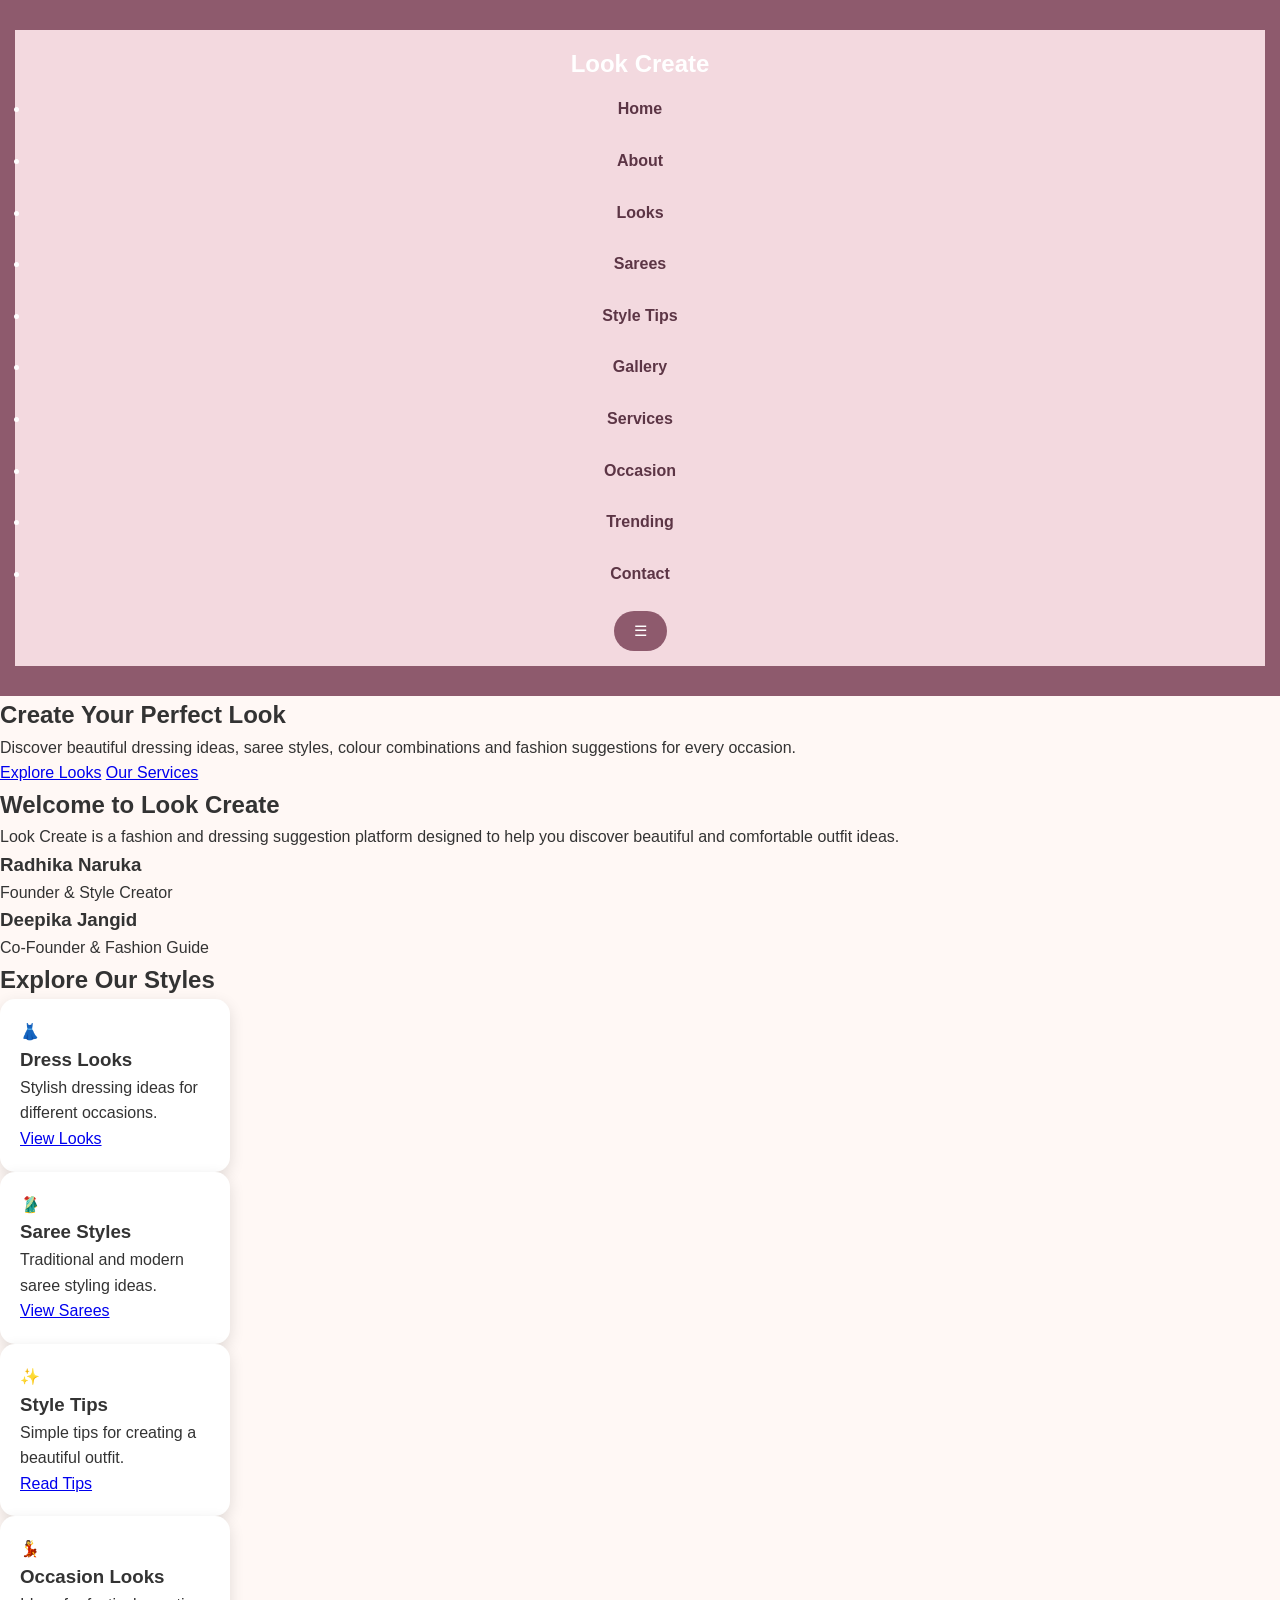
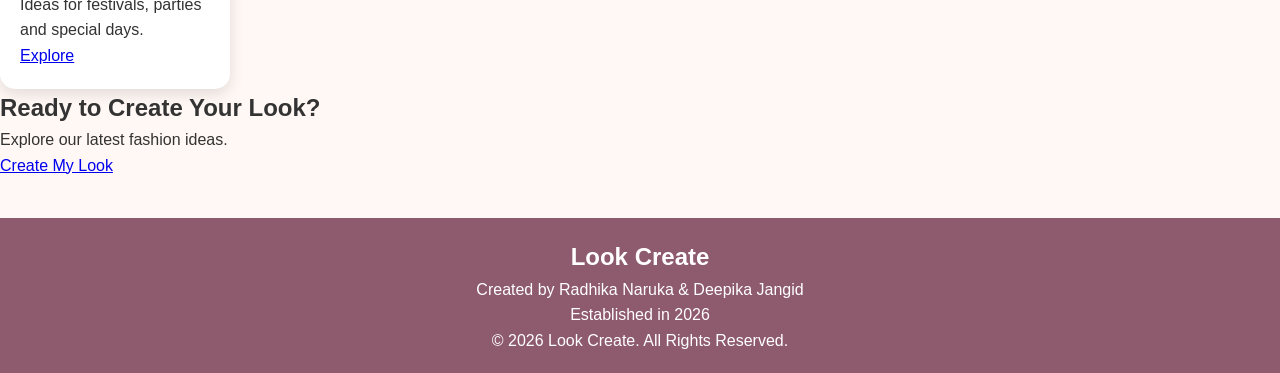
<file: index.html>
<!DOCTYPE html>
<html lang="en">
<head>
<meta charset="UTF-8">
<meta name="viewport" content="width=device-width, initial-scale=1.0">
<title>Look Create - Home</title>
<link rel="stylesheet" href="style.css">
</head>
<body>

<header>
<nav class="navbar">
<h2 class="logo">Look Create</h2>
<ul class="nav-links">
<li><a href="index.html">Home</a></li>
<li><a href="about.html">About</a></li>
<li><a href="looks.html">Looks</a></li>
<li><a href="sarees.html">Sarees</a></li>
<li><a href="styletips.html">Style Tips</a></li>
<li><a href="gallery.html">Gallery</a></li>
<li><a href="services.html">Services</a></li>
<li><a href="occasion.html">Occasion</a></li>
<li><a href="trending.html">Trending</a></li>
<li><a href="contact.html">Contact</a></li>
</ul>
<button class="menu-btn" onclick="toggleMenu()">☰</button>
</nav>
</header>

<section class="hero">
<div class="hero-content">
<h1>Create Your Perfect Look</h1>
<p>Discover beautiful dressing ideas, saree styles, colour combinations and fashion suggestions for every occasion.</p>
<a href="looks.html" class="btn">Explore Looks</a>
<a href="services.html" class="btn secondary-btn">Our Services</a>
</div>
</section>

<section class="welcome">
<h2>Welcome to Look Create</h2>
<p>Look Create is a fashion and dressing suggestion platform designed to help you discover beautiful and comfortable outfit ideas.</p>

<div class="owners">
<div class="owner-card">
<h3>Radhika Naruka</h3>
<p>Founder & Style Creator</p>
</div>
<div class="owner-card">
<h3>Deepika Jangid</h3>
<p>Co-Founder & Fashion Guide</p>
</div>
</div>
</section>

<section class="categories">
<h2>Explore Our Styles</h2>
<div class="card-container">

<div class="card">
<span>👗</span>
<h3>Dress Looks</h3>
<p>Stylish dressing ideas for different occasions.</p>
<a href="looks.html">View Looks</a>
</div>

<div class="card">
<span>🥻</span>
<h3>Saree Styles</h3>
<p>Traditional and modern saree styling ideas.</p>
<a href="sarees.html">View Sarees</a>
</div>

<div class="card">
<span>✨</span>
<h3>Style Tips</h3>
<p>Simple tips for creating a beautiful outfit.</p>
<a href="styletips.html">Read Tips</a>
</div>

<div class="card">
<span>💃</span>
<h3>Occasion Looks</h3>
<p>Ideas for festivals, parties and special days.</p>
<a href="occasion.html">Explore</a>
</div>

</div>
</section>

<section class="cta">
<h2>Ready to Create Your Look?</h2>
<p>Explore our latest fashion ideas.</p>
<a href="looks.html" class="btn">Create My Look</a>
</section>

<footer>
<h2>Look Create</h2>
<p>Created by Radhika Naruka & Deepika Jangid</p>
<p>Established in 2026</p>
<p>© 2026 Look Create. All Rights Reserved.</p>
</footer>

<script src="script.js"></script>
</body>
</html>
</file>
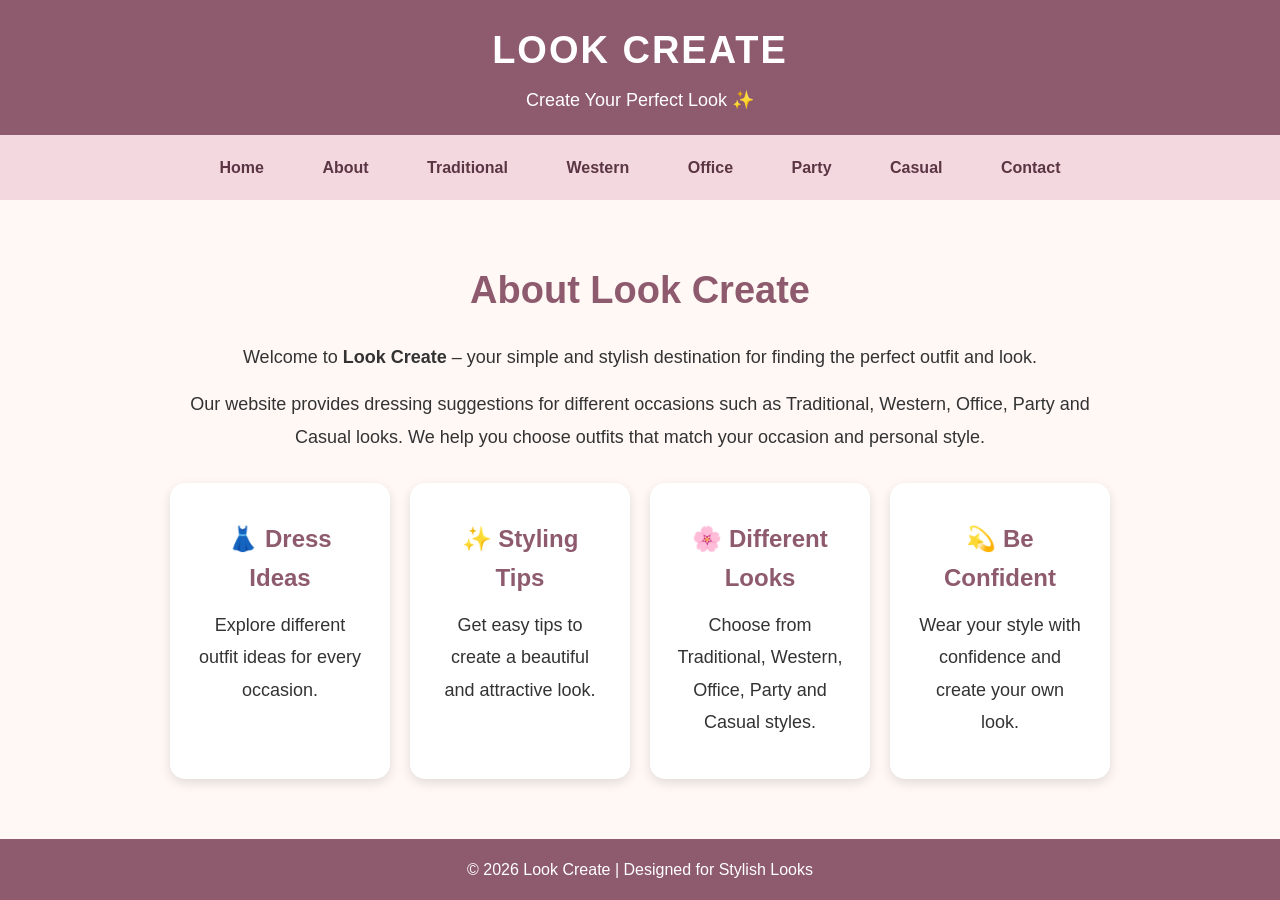
<file: about.html>
<!DOCTYPE html>
<html lang="en">
<head>
    <meta charset="UTF-8">
    <meta name="viewport" content="width=device-width, initial-scale=1.0">
    <title>About Us - Look Create</title>

    <link rel="stylesheet" href="style.css">

    <style>
        body {
            margin: 0;
            font-family: Arial, sans-serif;
            background: #fff8f5;
            color: #333;
        }

        header {
            background: #8e5a6d;
            color: white;
            padding: 20px;
            text-align: center;
        }

        nav {
            background: #f3d9df;
            padding: 12px;
            text-align: center;
        }

        nav a {
            text-decoration: none;
            color: #5c3545;
            margin: 0 15px;
            font-weight: bold;
        }

        .about {
            max-width: 1000px;
            margin: 40px auto;
            padding: 20px;
            text-align: center;
        }

        .about h1 {
            color: #8e5a6d;
            font-size: 38px;
        }

        .about p {
            font-size: 18px;
            line-height: 1.8;
        }

        .cards {
            display: flex;
            flex-wrap: wrap;
            justify-content: center;
            gap: 20px;
            margin-top: 30px;
        }

        .card {
            width: 220px;
            padding: 25px;
            background: white;
            border-radius: 15px;
            box-shadow: 0 4px 12px rgba(0,0,0,0.12);
        }

        .card h2 {
            color: #8e5a6d;
        }

        footer {
            margin-top: 40px;
            background: #8e5a6d;
            color: white;
            text-align: center;
            padding: 18px;
        }

        @media(max-width: 600px) {
            nav a {
                display: block;
                margin: 10px;
            }

            .about h1 {
                font-size: 30px;
            }

            .about p {
                font-size: 16px;
            }
        }
    </style>
</head>

<body>

    <header>
        <h1>LOOK CREATE</h1>
        <p>Create Your Perfect Look ✨</p>
    </header>

    <nav>
        <a href="index.html">Home</a>
        <a href="about.html">About</a>
        <a href="traditional.html">Traditional</a>
        <a href="western.html">Western</a>
        <a href="office.html">Office</a>
        <a href="party.html">Party</a>
        <a href="casual.html">Casual</a>
        <a href="contact.html">Contact</a>
    </nav>

    <section class="about">

        <h1>About Look Create</h1>

        <p>
            Welcome to <b>Look Create</b> – your simple and stylish
            destination for finding the perfect outfit and look.
        </p>

        <p>
            Our website provides dressing suggestions for different
            occasions such as Traditional, Western, Office, Party and
            Casual looks. We help you choose outfits that match your
            occasion and personal style.
        </p>

        <div class="cards">

            <div class="card">
                <h2>👗 Dress Ideas</h2>
                <p>
                    Explore different outfit ideas for every occasion.
                </p>
            </div>

            <div class="card">
                <h2>✨ Styling Tips</h2>
                <p>
                    Get easy tips to create a beautiful and attractive look.
                </p>
            </div>

            <div class="card">
                <h2>🌸 Different Looks</h2>
                <p>
                    Choose from Traditional, Western, Office, Party and Casual styles.
                </p>
            </div>

            <div class="card">
                <h2>💫 Be Confident</h2>
                <p>
                    Wear your style with confidence and create your own look.
                </p>
            </div>

        </div>

    </section>

    <footer>
        <p>© 2026 Look Create | Designed for Stylish Looks</p>
    </footer>

</body>
</html>
</file>
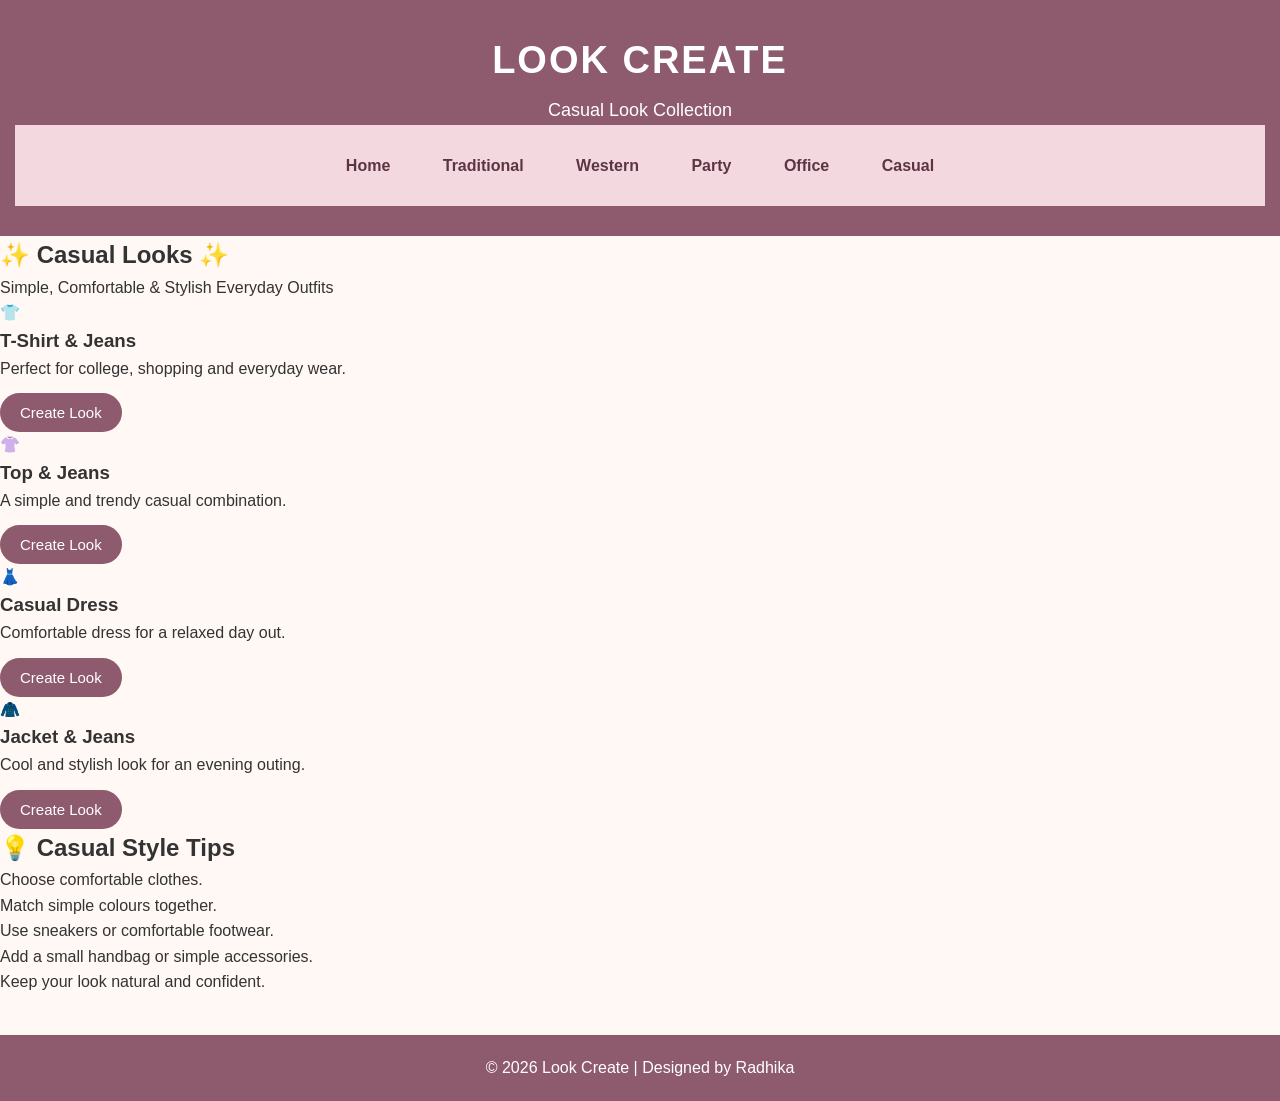
<file: casual.html>
<!DOCTYPE html>
<html lang="en">
<head>
    <meta charset="UTF-8">
    <meta name="viewport" content="width=device-width, initial-scale=1.0">
    <title>Casual Looks | Look Create</title>
    <link rel="stylesheet" href="style.css">
</head>

<body>

<header>
    <h1>LOOK CREATE</h1>
    <p>Casual Look Collection</p>

    <nav>
        <a href="index.html">Home</a>
        <a href="traditional.html">Traditional</a>
        <a href="western.html">Western</a>
        <a href="party.html">Party</a>
        <a href="office.html">Office</a>
        <a href="casual.html">Casual</a>
    </nav>
</header>

<section class="hero">
    <h2>✨ Casual Looks ✨</h2>
    <p>Simple, Comfortable & Stylish Everyday Outfits</p>
</section>

<section class="looks">

    <div class="look-card">
        <div class="look-img">👕</div>
        <h3>T-Shirt & Jeans</h3>
        <p>Perfect for college, shopping and everyday wear.</p>
        <button onclick="showLook('T-Shirt & Jeans')">
            Create Look
        </button>
    </div>

    <div class="look-card">
        <div class="look-img">👚</div>
        <h3>Top & Jeans</h3>
        <p>A simple and trendy casual combination.</p>
        <button onclick="showLook('Top & Jeans')">
            Create Look
        </button>
    </div>

    <div class="look-card">
        <div class="look-img">👗</div>
        <h3>Casual Dress</h3>
        <p>Comfortable dress for a relaxed day out.</p>
        <button onclick="showLook('Casual Dress')">
            Create Look
        </button>
    </div>

    <div class="look-card">
        <div class="look-img">🧥</div>
        <h3>Jacket & Jeans</h3>
        <p>Cool and stylish look for an evening outing.</p>
        <button onclick="showLook('Jacket & Jeans')">
            Create Look
        </button>
    </div>

</section>

<section class="tips">
    <h2>💡 Casual Style Tips</h2>
    <ul>
        <li>Choose comfortable clothes.</li>
        <li>Match simple colours together.</li>
        <li>Use sneakers or comfortable footwear.</li>
        <li>Add a small handbag or simple accessories.</li>
        <li>Keep your look natural and confident.</li>
    </ul>
</section>

<footer>
    <p>© 2026 Look Create | Designed by Radhika</p>
</footer>

<script src="script.js"></script>

</body>
</html>
</file>
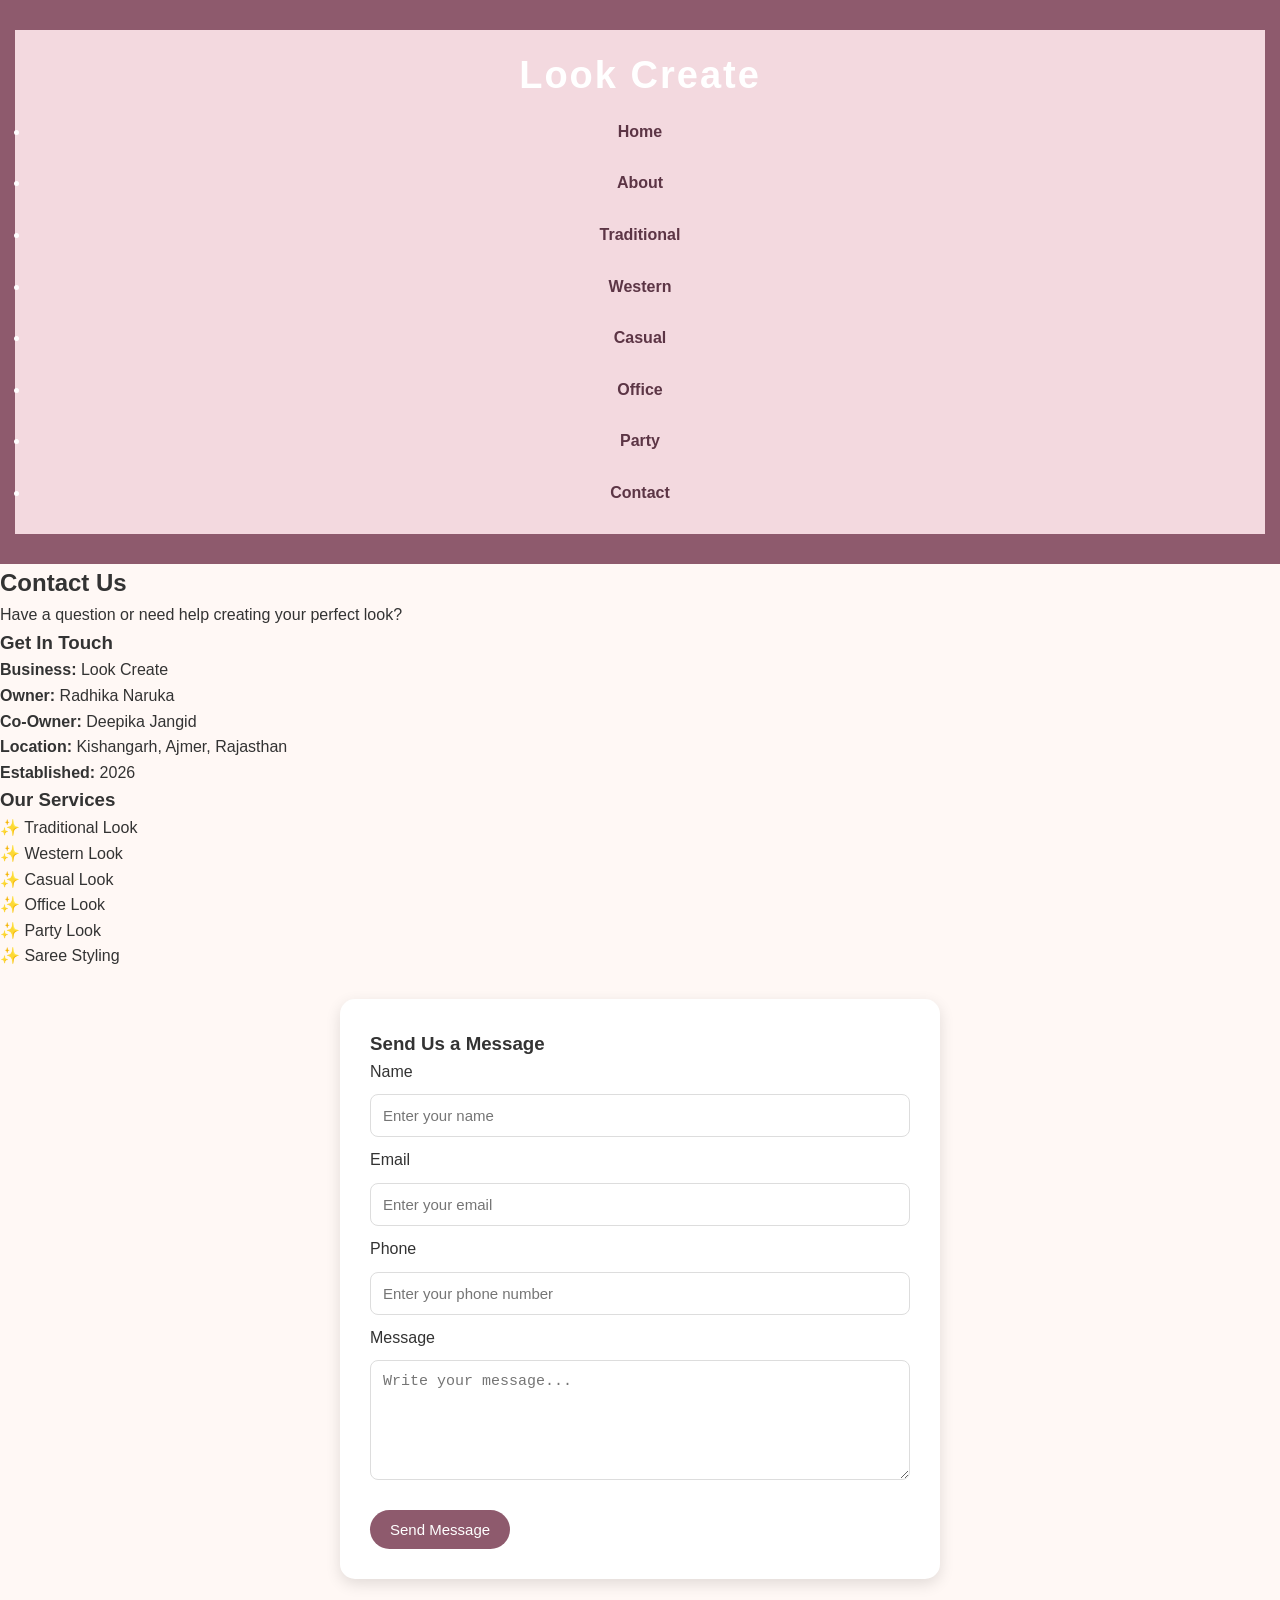
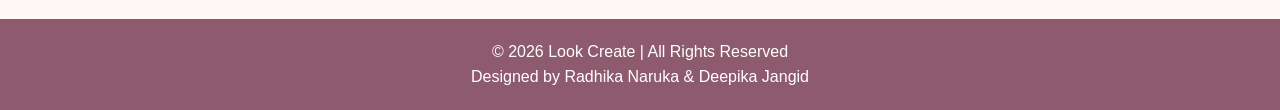
<file: contact.html>
<!DOCTYPE html>
<html lang="en">
<head>
    <meta charset="UTF-8">
    <meta name="viewport" content="width=device-width, initial-scale=1.0">
    <title>Contact Us - Look Create</title>
    <link rel="stylesheet" href="style.css">
</head>

<body>

<header>
    <nav>
        <h1>Look Create</h1>

        <ul>
            <li><a href="index.html">Home</a></li>
            <li><a href="about.html">About</a></li>
            <li><a href="traditional.html">Traditional</a></li>
            <li><a href="western.html">Western</a></li>
            <li><a href="casual.html">Casual</a></li>
            <li><a href="office.html">Office</a></li>
            <li><a href="party.html">Party</a></li>
            <li><a href="contact.html">Contact</a></li>
        </ul>
    </nav>
</header>

<section class="contact-section">

    <div class="contact-heading">
        <h2>Contact Us</h2>
        <p>Have a question or need help creating your perfect look?</p>
    </div>

    <div class="contact-container">

        <div class="contact-info">
            <h3>Get In Touch</h3>

            <p><strong>Business:</strong> Look Create</p>
            <p><strong>Owner:</strong> Radhika Naruka</p>
            <p><strong>Co-Owner:</strong> Deepika Jangid</p>
            <p><strong>Location:</strong> Kishangarh, Ajmer, Rajasthan</p>
            <p><strong>Established:</strong> 2026</p>

            <h3>Our Services</h3>
            <p>✨ Traditional Look</p>
            <p>✨ Western Look</p>
            <p>✨ Casual Look</p>
            <p>✨ Office Look</p>
            <p>✨ Party Look</p>
            <p>✨ Saree Styling</p>
        </div>

        <div class="contact-form">
            <h3>Send Us a Message</h3>

            <form onsubmit="sendMessage(event)">

                <label>Name</label>
                <input type="text" id="name" placeholder="Enter your name" required>

                <label>Email</label>
                <input type="email" id="email" placeholder="Enter your email" required>

                <label>Phone</label>
                <input type="tel" id="phone" placeholder="Enter your phone number">

                <label>Message</label>
                <textarea id="message" rows="5"
                    placeholder="Write your message..." required></textarea>

                <button type="submit">Send Message</button>

            </form>
        </div>

    </div>

</section>

<footer>
    <p>© 2026 Look Create | All Rights Reserved</p>
    <p>Designed by Radhika Naruka & Deepika Jangid</p>
</footer>

<script src="script.js"></script>

<script>
function sendMessage(event) {
    event.preventDefault();

    let name = document.getElementById("name").value;

    alert("Thank you " + name + "! Your message has been received.");

    document.querySelector("form").reset();
}
</script>

</body>
</html>
</file>
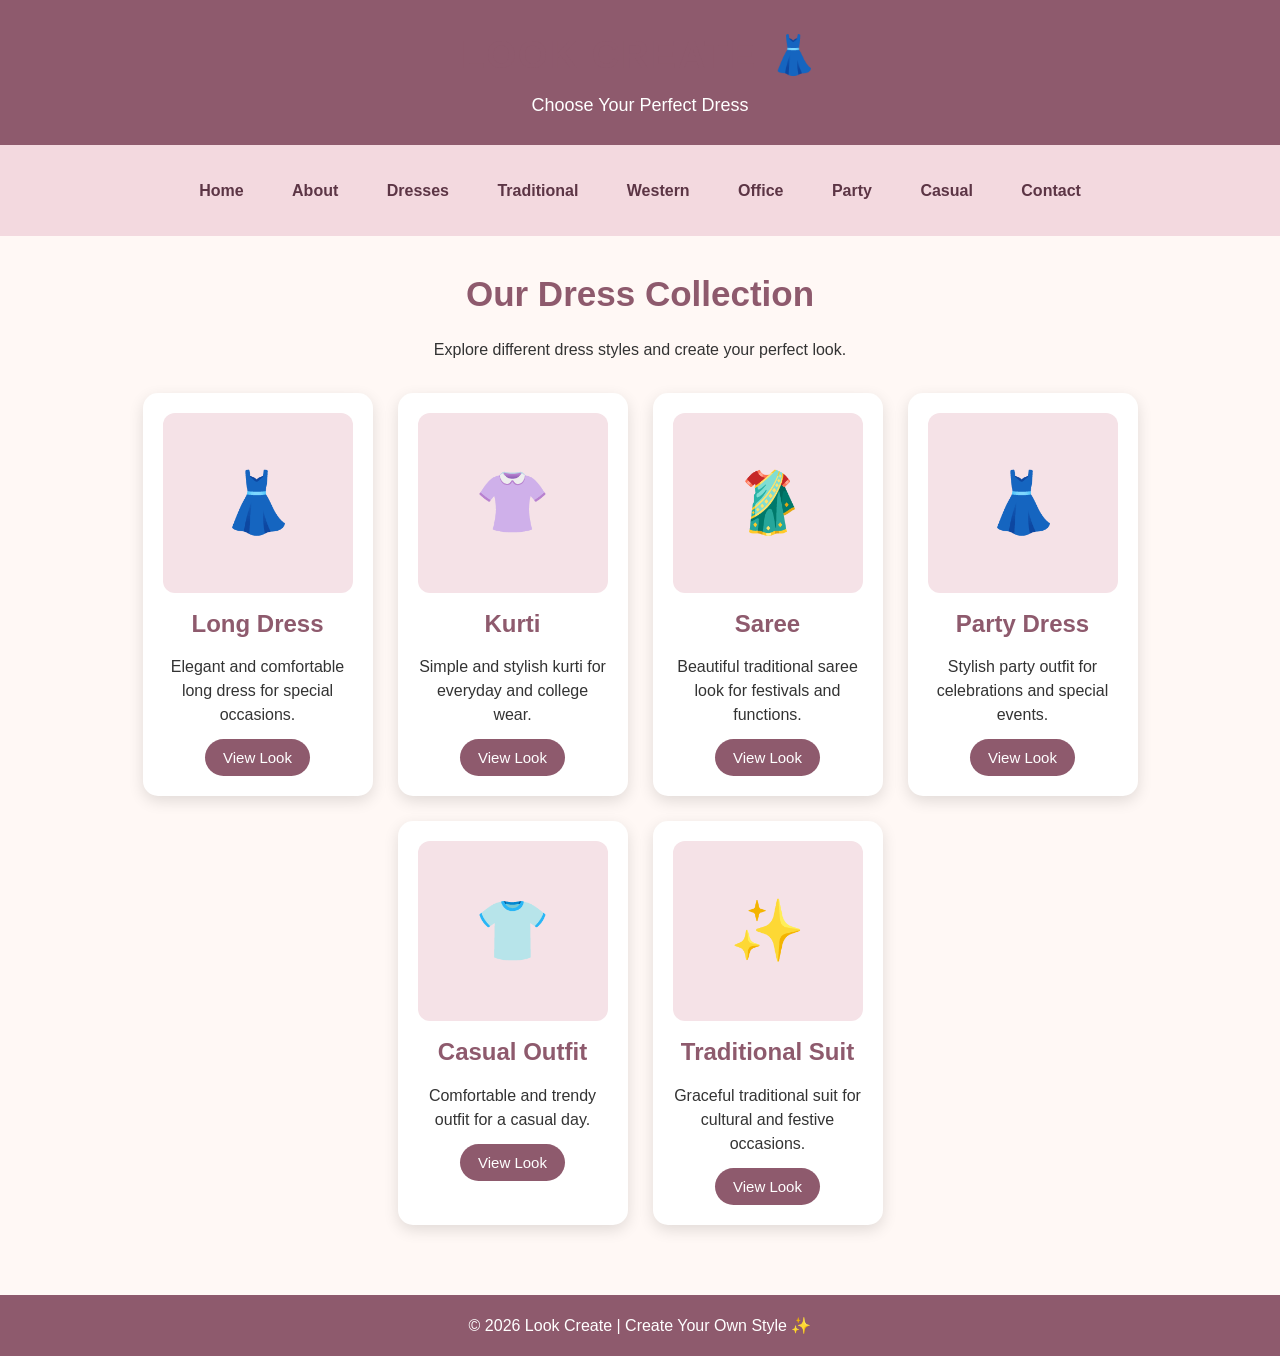
<file: dress.html>
<!DOCTYPE html>
<html lang="en">
<head>
    <meta charset="UTF-8">
    <meta name="viewport" content="width=device-width, initial-scale=1.0">
    <title>Dresses - Look Create</title>
    <link rel="stylesheet" href="style.css">

    <style>
        body {
            margin: 0;
            font-family: Arial, sans-serif;
            background: #fff8f5;
            color: #333;
        }

        header {
            background: #8e5a6d;
            color: white;
            text-align: center;
            padding: 25px;
        }

        nav {
            background: #f3d9df;
            padding: 15px;
            text-align: center;
        }

        nav a {
            color: #5c3545;
            text-decoration: none;
            margin: 10px;
            font-weight: bold;
        }

        .container {
            padding: 30px;
            text-align: center;
        }

        h1 {
            color: #8e5a6d;
        }

        .dress-box {
            display: flex;
            flex-wrap: wrap;
            justify-content: center;
            gap: 25px;
            margin-top: 30px;
        }

        .dress {
            width: 230px;
            background: white;
            padding: 20px;
            border-radius: 15px;
            box-shadow: 0 5px 15px rgba(0,0,0,0.12);
        }

        .dress .photo {
            height: 180px;
            background: #f5e2e7;
            border-radius: 12px;
            display: flex;
            align-items: center;
            justify-content: center;
            font-size: 60px;
        }

        .dress h2 {
            color: #8e5a6d;
        }

        .dress p {
            line-height: 1.5;
        }

        button {
            background: #8e5a6d;
            color: white;
            border: none;
            padding: 10px 18px;
            border-radius: 20px;
            cursor: pointer;
        }

        button:hover {
            background: #6f4354;
        }

        footer {
            background: #8e5a6d;
            color: white;
            text-align: center;
            padding: 18px;
            margin-top: 40px;
        }
    </style>
</head>

<body>

<header>
    <h1>LOOK CREATE 👗</h1>
    <p>Choose Your Perfect Dress</p>
</header>

<nav>
    <a href="index.html">Home</a>
    <a href="about.html">About</a>
    <a href="dress.html">Dresses</a>
    <a href="traditional.html">Traditional</a>
    <a href="western.html">Western</a>
    <a href="office.html">Office</a>
    <a href="party.html">Party</a>
    <a href="casual.html">Casual</a>
    <a href="contact.html">Contact</a>
</nav>

<div class="container">

    <h1>Our Dress Collection</h1>

    <p>
        Explore different dress styles and create your perfect look.
    </p>

    <div class="dress-box">

        <div class="dress">
            <div class="photo">👗</div>
            <h2>Long Dress</h2>
            <p>Elegant and comfortable long dress for special occasions.</p>
            <button onclick="showMessage('Long Dress')">View Look</button>
        </div>

        <div class="dress">
            <div class="photo">👚</div>
            <h2>Kurti</h2>
            <p>Simple and stylish kurti for everyday and college wear.</p>
            <button onclick="showMessage('Kurti')">View Look</button>
        </div>

        <div class="dress">
            <div class="photo">🥻</div>
            <h2>Saree</h2>
            <p>Beautiful traditional saree look for festivals and functions.</p>
            <button onclick="showMessage('Saree')">View Look</button>
        </div>

        <div class="dress">
            <div class="photo">👗</div>
            <h2>Party Dress</h2>
            <p>Stylish party outfit for celebrations and special events.</p>
            <button onclick="showMessage('Party Dress')">View Look</button>
        </div>

        <div class="dress">
            <div class="photo">👕</div>
            <h2>Casual Outfit</h2>
            <p>Comfortable and trendy outfit for a casual day.</p>
            <button onclick="showMessage('Casual Outfit')">View Look</button>
        </div>

        <div class="dress">
            <div class="photo">✨</div>
            <h2>Traditional Suit</h2>
            <p>Graceful traditional suit for cultural and festive occasions.</p>
            <button onclick="showMessage('Traditional Suit')">View Look</button>
        </div>

    </div>
</div>

<footer>
    <p>© 2026 Look Create | Create Your Own Style ✨</p>
</footer>

<script>
    function showMessage(dressName) {
        alert("You selected: " + dressName + " 👗✨");
    }
</script>

</body>
</html>
</file>
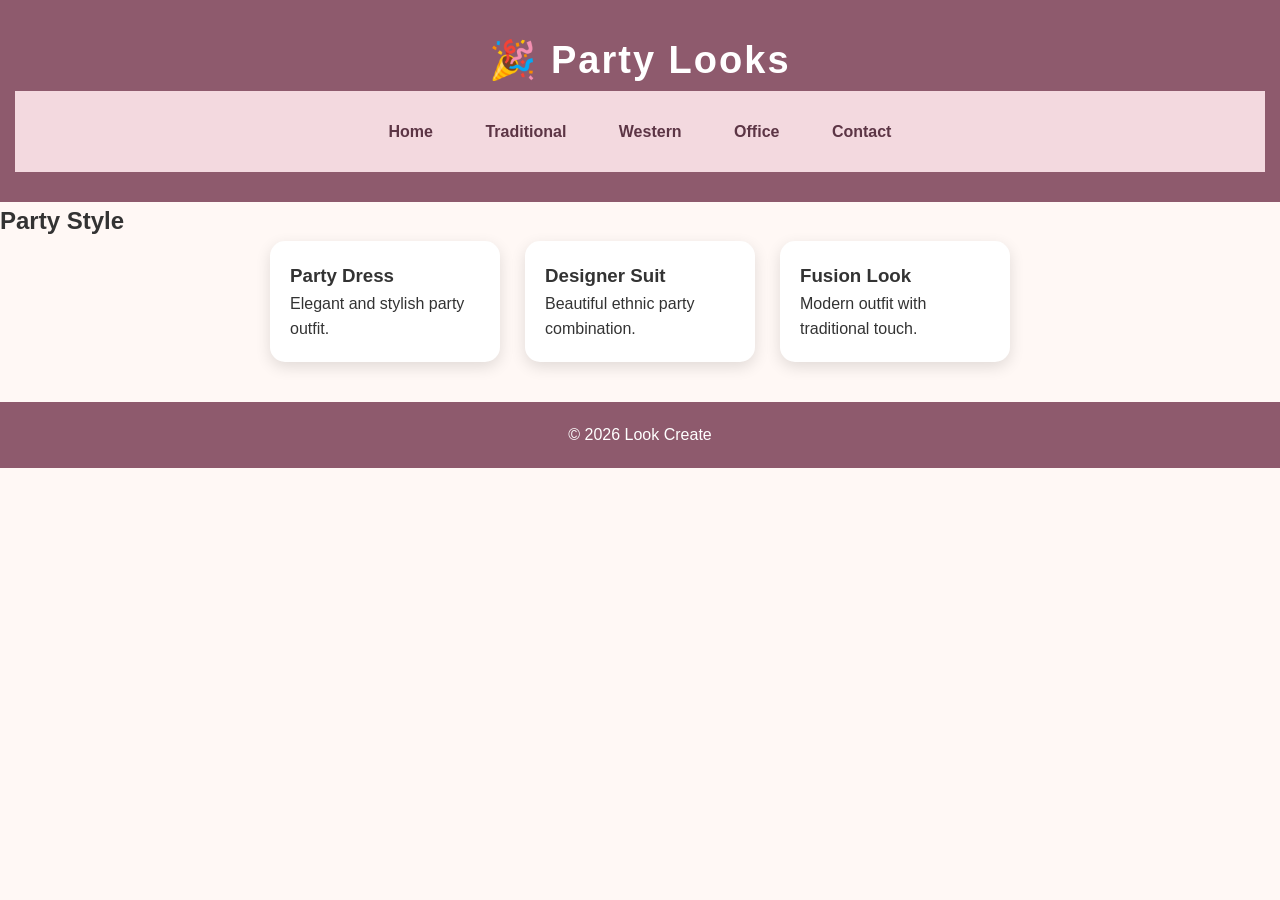
<file: party.html>
<!DOCTYPE html>
<html lang="en">
<head>
<meta charset="UTF-8">
<meta name="viewport" content="width=device-width, initial-scale=1.0">
<title>Party Looks</title>
<link rel="stylesheet" href="style.css">
</head>
<body>

<header>
<h1>🎉 Party Looks</h1>
<nav>
<a href="index.html">Home</a>
<a href="traditional.html">Traditional</a>
<a href="western.html">Western</a>
<a href="office.html">Office</a>
<a href="contact.html">Contact</a>
</nav>
</header>

<section class="page">
<h2>Party Style</h2>
<div class="cards">
<div class="card"><h3>Party Dress</h3><p>Elegant and stylish party outfit.</p></div>
<div class="card"><h3>Designer Suit</h3><p>Beautiful ethnic party combination.</p></div>
<div class="card"><h3>Fusion Look</h3><p>Modern outfit with traditional touch.</p></div>
</div>
</section>

<footer>© 2026 Look Create</footer>
<script src="script.js"></script>
</body>
</html>
</file>
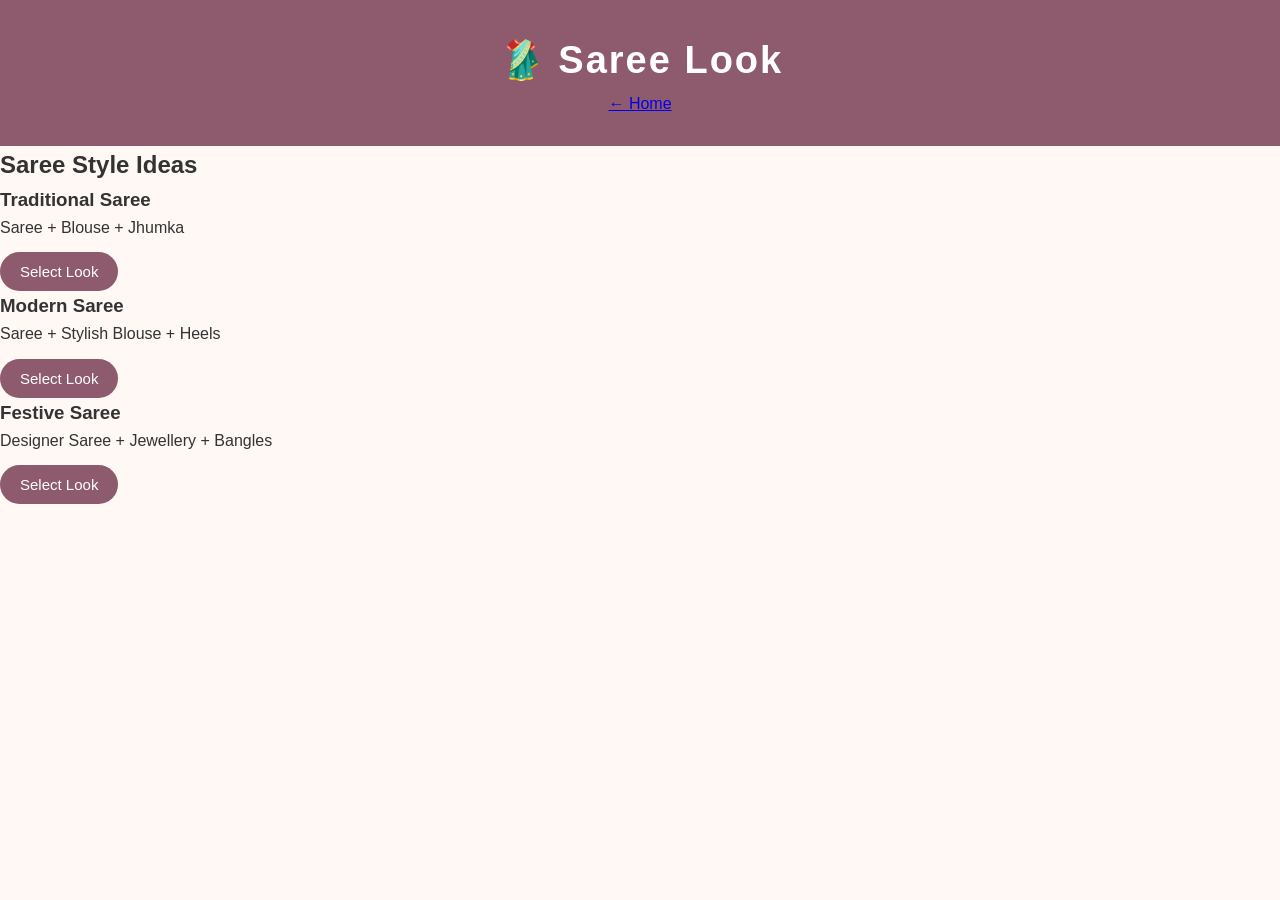
<file: saree.html>
<!DOCTYPE html>
<html lang="en">
<head>
  <meta charset="UTF-8">
  <meta name="viewport" content="width=device-width, initial-scale=1.0">
  <title>Saree Look</title>
  <link rel="stylesheet" href="style.css">
</head>
<body>

<header>
  <h1>🥻 Saree Look</h1>
  <a href="index.html">← Home</a>
</header>

<section class="look">
  <h2>Saree Style Ideas</h2>

  <div class="outfit">
    <h3>Traditional Saree</h3>
    <p>Saree + Blouse + Jhumka</p>
    <button onclick="selectLook('Traditional Saree')">Select Look</button>
  </div>

  <div class="outfit">
    <h3>Modern Saree</h3>
    <p>Saree + Stylish Blouse + Heels</p>
    <button onclick="selectLook('Modern Saree')">Select Look</button>
  </div>

  <div class="outfit">
    <h3>Festive Saree</h3>
    <p>Designer Saree + Jewellery + Bangles</p>
    <button onclick="selectLook('Festive Saree')">Select Look</button>
  </div>
</section>

<script src="script.js"></script>
</body>
</html>
</file>
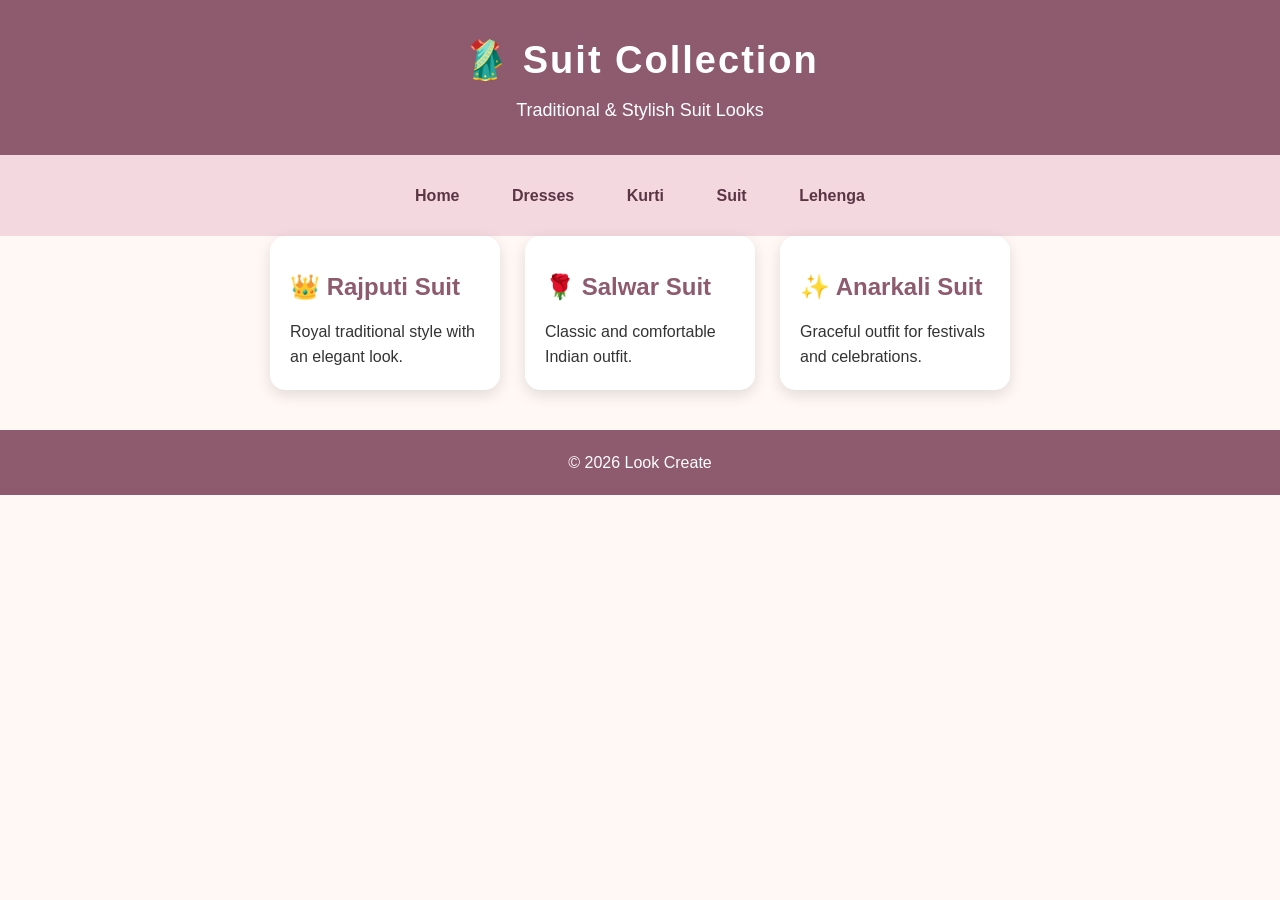
<file: suit.html>
<!DOCTYPE html>
<html lang="en">
<head>
  <meta charset="UTF-8">
  <meta name="viewport" content="width=device-width, initial-scale=1.0">
  <title>Look Create - Suits</title>
  <link rel="stylesheet" href="style.css">
</head>
<body>

<header>
  <h1>🥻 Suit Collection</h1>
  <p>Traditional & Stylish Suit Looks</p>
</header>

<nav>
  <a href="index.html">Home</a>
  <a href="dresses.html">Dresses</a>
  <a href="kurti.html">Kurti</a>
  <a href="suit.html">Suit</a>
  <a href="lehenga.html">Lehenga</a>
</nav>

<section class="cards">

  <div class="card">
    <h2>👑 Rajputi Suit</h2>
    <p>Royal traditional style with an elegant look.</p>
  </div>

  <div class="card">
    <h2>🌹 Salwar Suit</h2>
    <p>Classic and comfortable Indian outfit.</p>
  </div>

  <div class="card">
    <h2>✨ Anarkali Suit</h2>
    <p>Graceful outfit for festivals and celebrations.</p>
  </div>

</section>

<footer>
  <p>© 2026 Look Create</p>
</footer>

</body>
</html>
</file>
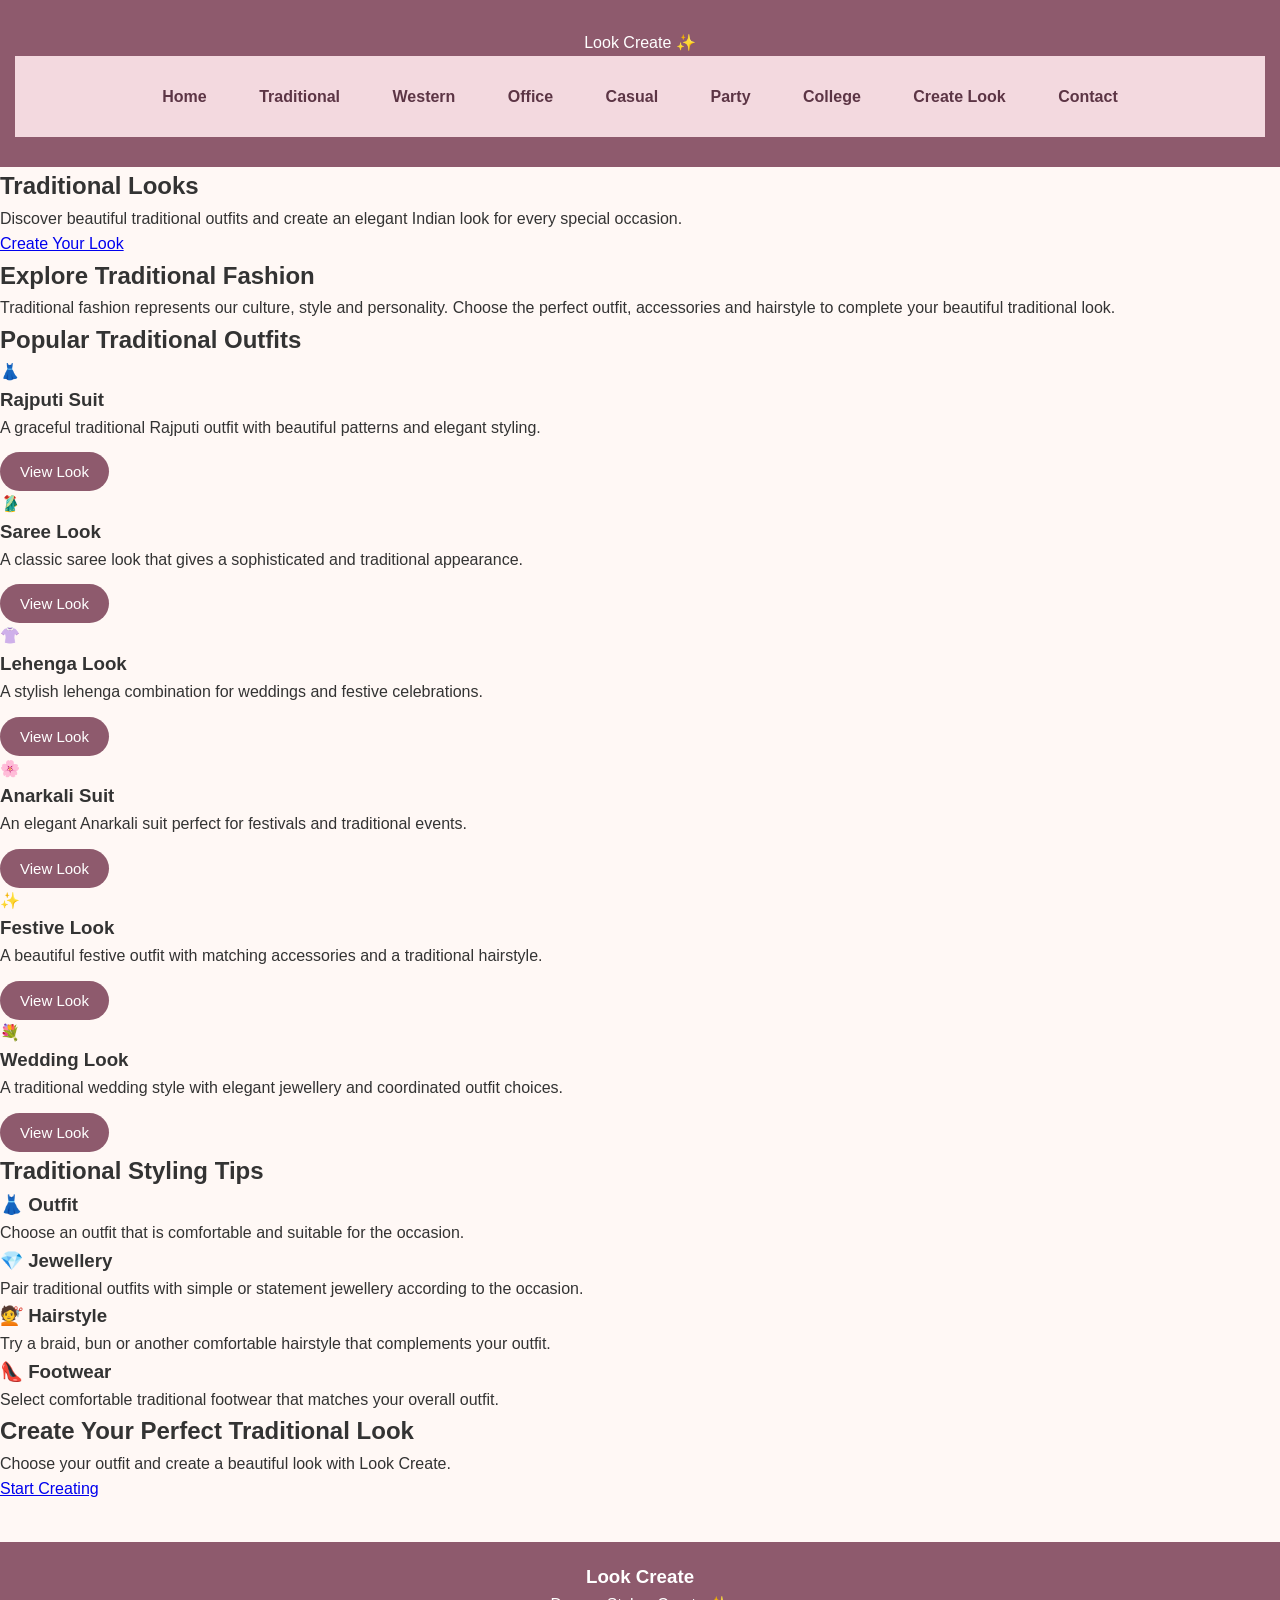
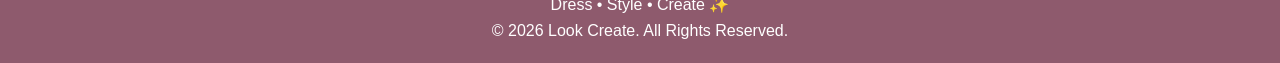
<file: traditional.html>
<!DOCTYPE html>
<html lang="en">
<head>
    <meta charset="UTF-8">
    <meta name="viewport" content="width=device-width, initial-scale=1.0">
    <title>Traditional Looks | Look Create</title>
    <link rel="stylesheet" href="style.css">
</head>

<body>

    <!-- Header -->
    <header>
        <div class="logo">Look Create ✨</div>

        <nav>
            <a href="index.html">Home</a>
            <a href="traditional.html" class="active">Traditional</a>
            <a href="western.html">Western</a>
            <a href="office.html">Office</a>
            <a href="casual.html">Casual</a>
            <a href="party.html">Party</a>
            <a href="college.html">College</a>
            <a href="look-creator.html">Create Look</a>
            <a href="contact.html">Contact</a>
        </nav>
    </header>

    <!-- Hero Section -->
    <section class="hero traditional-hero">
        <div class="hero-content">
            <h1>Traditional Looks</h1>
            <p>
                Discover beautiful traditional outfits and create an elegant
                Indian look for every special occasion.
            </p>
            <a href="look-creator.html" class="btn">Create Your Look</a>
        </div>
    </section>

    <!-- Introduction -->
    <section class="section">
        <h2>Explore Traditional Fashion</h2>
        <p class="section-text">
            Traditional fashion represents our culture, style and personality.
            Choose the perfect outfit, accessories and hairstyle to complete
            your beautiful traditional look.
        </p>
    </section>

    <!-- Outfit Cards -->
    <section class="section">
        <h2>Popular Traditional Outfits</h2>

        <div class="card-container">

            <div class="look-card">
                <div class="look-image">👗</div>
                <h3>Rajputi Suit</h3>
                <p>
                    A graceful traditional Rajputi outfit with beautiful
                    patterns and elegant styling.
                </p>
                <button onclick="showLook('Rajputi Suit')">
                    View Look
                </button>
            </div>

            <div class="look-card">
                <div class="look-image">🥻</div>
                <h3>Saree Look</h3>
                <p>
                    A classic saree look that gives a sophisticated and
                    traditional appearance.
                </p>
                <button onclick="showLook('Saree Look')">
                    View Look
                </button>
            </div>

            <div class="look-card">
                <div class="look-image">👚</div>
                <h3>Lehenga Look</h3>
                <p>
                    A stylish lehenga combination for weddings and festive
                    celebrations.
                </p>
                <button onclick="showLook('Lehenga Look')">
                    View Look
                </button>
            </div>

            <div class="look-card">
                <div class="look-image">🌸</div>
                <h3>Anarkali Suit</h3>
                <p>
                    An elegant Anarkali suit perfect for festivals and
                    traditional events.
                </p>
                <button onclick="showLook('Anarkali Suit')">
                    View Look
                </button>
            </div>

            <div class="look-card">
                <div class="look-image">✨</div>
                <h3>Festive Look</h3>
                <p>
                    A beautiful festive outfit with matching accessories and
                    a traditional hairstyle.
                </p>
                <button onclick="showLook('Festive Look')">
                    View Look
                </button>
            </div>

            <div class="look-card">
                <div class="look-image">💐</div>
                <h3>Wedding Look</h3>
                <p>
                    A traditional wedding style with elegant jewellery and
                    coordinated outfit choices.
                </p>
                <button onclick="showLook('Wedding Look')">
                    View Look
                </button>
            </div>

        </div>
    </section>

    <!-- Styling Tips -->
    <section class="tips-section">
        <h2>Traditional Styling Tips</h2>

        <div class="tips-container">

            <div class="tip">
                <h3>👗 Outfit</h3>
                <p>
                    Choose an outfit that is comfortable and suitable for
                    the occasion.
                </p>
            </div>

            <div class="tip">
                <h3>💎 Jewellery</h3>
                <p>
                    Pair traditional outfits with simple or statement
                    jewellery according to the occasion.
                </p>
            </div>

            <div class="tip">
                <h3>💇 Hairstyle</h3>
                <p>
                    Try a braid, bun or another comfortable hairstyle that
                    complements your outfit.
                </p>
            </div>

            <div class="tip">
                <h3>👠 Footwear</h3>
                <p>
                    Select comfortable traditional footwear that matches
                    your overall outfit.
                </p>
            </div>

        </div>
    </section>

    <!-- CTA -->
    <section class="cta">
        <h2>Create Your Perfect Traditional Look</h2>
        <p>
            Choose your outfit and create a beautiful look with Look Create.
        </p>
        <a href="look-creator.html" class="btn">
            Start Creating
        </a>
    </section>

    <!-- Footer -->
    <footer>
        <h3>Look Create</h3>
        <p>Dress • Style • Create ✨</p>
        <p>© 2026 Look Create. All Rights Reserved.</p>
    </footer>

    <script src="script.js"></script>

</body>
</html>
</file>
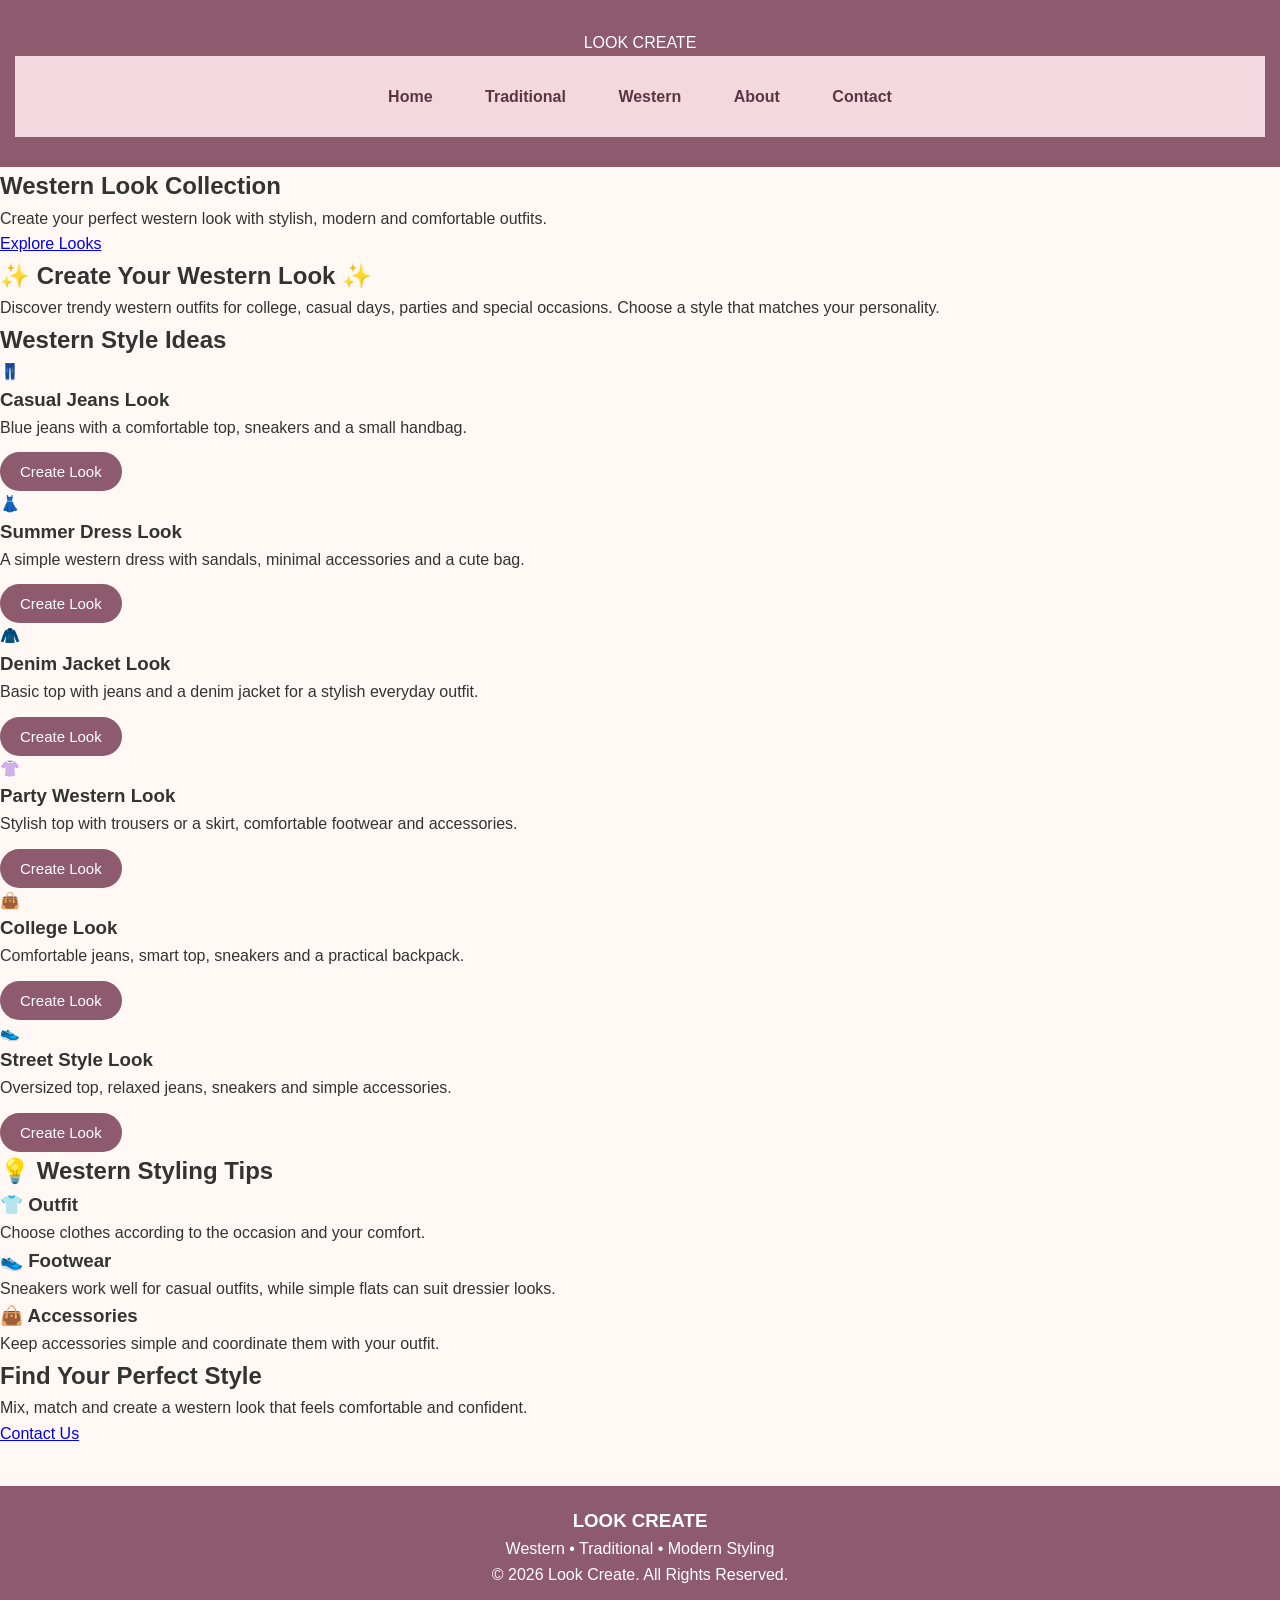
<file: wastern.html>
<!DOCTYPE html>
<html lang="en">
<head>
    <meta charset="UTF-8">
    <meta name="viewport" content="width=device-width, initial-scale=1.0">

    <title>Look Create | Western Wear</title>

    <link rel="stylesheet" href="style.css">
</head>

<body>

    <!-- Header -->
    <header>
        <div class="logo">LOOK CREATE</div>

        <nav>
            <a href="index.html">Home</a>
            <a href="traditional.html">Traditional</a>
            <a href="western.html" class="active">Western</a>
            <a href="about.html">About</a>
            <a href="contact.html">Contact</a>
        </nav>
    </header>


    <!-- Hero Section -->
    <section class="western-hero">
        <div class="hero-content">
            <h1>Western Look Collection</h1>

            <p>
                Create your perfect western look with stylish,
                modern and comfortable outfits.
            </p>

            <a href="#western-looks" class="btn">
                Explore Looks
            </a>
        </div>
    </section>


    <!-- Introduction -->
    <section class="intro">
        <h2>✨ Create Your Western Look ✨</h2>

        <p>
            Discover trendy western outfits for college,
            casual days, parties and special occasions.
            Choose a style that matches your personality.
        </p>
    </section>


    <!-- Western Looks -->
    <section id="western-looks" class="products">

        <h2>Western Style Ideas</h2>

        <div class="product-container">

            <!-- Look 1 -->
            <div class="product-card">
                <div class="product-image">
                    <span>👖</span>
                </div>

                <h3>Casual Jeans Look</h3>

                <p>
                    Blue jeans with a comfortable top,
                    sneakers and a small handbag.
                </p>

                <button onclick="showLook('Casual Jeans Look')">
                    Create Look
                </button>
            </div>


            <!-- Look 2 -->
            <div class="product-card">
                <div class="product-image">
                    <span>👗</span>
                </div>

                <h3>Summer Dress Look</h3>

                <p>
                    A simple western dress with sandals,
                    minimal accessories and a cute bag.
                </p>

                <button onclick="showLook('Summer Dress Look')">
                    Create Look
                </button>
            </div>


            <!-- Look 3 -->
            <div class="product-card">
                <div class="product-image">
                    <span>🧥</span>
                </div>

                <h3>Denim Jacket Look</h3>

                <p>
                    Basic top with jeans and a denim jacket
                    for a stylish everyday outfit.
                </p>

                <button onclick="showLook('Denim Jacket Look')">
                    Create Look
                </button>
            </div>


            <!-- Look 4 -->
            <div class="product-card">
                <div class="product-image">
                    <span>👚</span>
                </div>

                <h3>Party Western Look</h3>

                <p>
                    Stylish top with trousers or a skirt,
                    comfortable footwear and accessories.
                </p>

                <button onclick="showLook('Party Western Look')">
                    Create Look
                </button>
            </div>


            <!-- Look 5 -->
            <div class="product-card">
                <div class="product-image">
                    <span>👜</span>
                </div>

                <h3>College Look</h3>

                <p>
                    Comfortable jeans, smart top,
                    sneakers and a practical backpack.
                </p>

                <button onclick="showLook('College Look')">
                    Create Look
                </button>
            </div>


            <!-- Look 6 -->
            <div class="product-card">
                <div class="product-image">
                    <span>👟</span>
                </div>

                <h3>Street Style Look</h3>

                <p>
                    Oversized top, relaxed jeans,
                    sneakers and simple accessories.
                </p>

                <button onclick="showLook('Street Style Look')">
                    Create Look
                </button>
            </div>

        </div>
    </section>


    <!-- Style Tips -->
    <section class="tips">

        <h2>💡 Western Styling Tips</h2>

        <div class="tips-container">

            <div class="tip">
                <h3>👕 Outfit</h3>
                <p>
                    Choose clothes according to the occasion
                    and your comfort.
                </p>
            </div>

            <div class="tip">
                <h3>👟 Footwear</h3>
                <p>
                    Sneakers work well for casual outfits,
                    while simple flats can suit dressier looks.
                </p>
            </div>

            <div class="tip">
                <h3>👜 Accessories</h3>
                <p>
                    Keep accessories simple and coordinate
                    them with your outfit.
                </p>
            </div>

        </div>

    </section>


    <!-- Call To Action -->
    <section class="cta">

        <h2>Find Your Perfect Style</h2>

        <p>
            Mix, match and create a western look
            that feels comfortable and confident.
        </p>

        <a href="contact.html" class="btn">
            Contact Us
        </a>

    </section>


    <!-- Footer -->
    <footer>

        <h3>LOOK CREATE</h3>

        <p>
            Western • Traditional • Modern Styling
        </p>

        <p>
            © 2026 Look Create. All Rights Reserved.
        </p>

    </footer>


    <script src="script.js"></script>

</body>
</html>
</file>
<file: style.css>
/* =====================================
   LOOK CREATE - MAIN STYLE
   ===================================== */

* {
    margin: 0;
    padding: 0;
    box-sizing: border-box;
}

body {
    font-family: Arial, sans-serif;
    background: #fff8f5;
    color: #333;
    line-height: 1.6;
}

/* Header */
header {
    background: #8e5a6d;
    color: white;
    text-align: center;
    padding: 30px 15px;
}

header h1 {
    font-size: 38px;
    letter-spacing: 2px;
}

header p {
    font-size: 18px;
    margin-top: 5px;
}

/* Navigation */
nav {
    background: #f3d9df;
    padding: 15px;
    text-align: center;
}

nav a {
    display: inline-block;
    color: #5c3545;
    text-decoration: none;
    font-weight: bold;
    margin: 5px 12px;
    padding: 8px 12px;
    border-radius: 20px;
    transition: 0.3s;
}

nav a:hover {
    background: #8e5a6d;
    color: white;
}

/* Main Container */
.container {
    max-width: 1100px;
    margin: auto;
    padding: 40px 20px;
    text-align: center;
}

.container h1 {
    color: #8e5a6d;
    margin-bottom: 15px;
    font-size: 35px;
}

.container > p {
    margin-bottom: 30px;
}

/* Cards */
.cards,
.dress-box {
    display: flex;
    flex-wrap: wrap;
    justify-content: center;
    gap: 25px;
}

/* Common Card */
.card,
.dress {
    background: white;
    width: 230px;
    padding: 20px;
    border-radius: 15px;
    box-shadow: 0 5px 15px rgba(0, 0, 0, 0.12);
    transition: 0.3s;
}

.card:hover,
.dress:hover {
    transform: translateY(-8px);
}

/* Card Heading */
.card h2,
.dress h2 {
    color: #8e5a6d;
    margin: 12px 0;
}

/* Dress Image Area */
.photo {
    height: 180px;
    background: #f5e2e7;
    border-radius: 12px;
    display: flex;
    align-items: center;
    justify-content: center;
    font-size: 60px;
    overflow: hidden;
}

.photo img {
    width: 100%;
    height: 100%;
    object-fit: cover;
}

/* Buttons */
button {
    background: #8e5a6d;
    color: white;
    border: none;
    padding: 11px 20px;
    margin-top: 12px;
    border-radius: 25px;
    cursor: pointer;
    font-size: 15px;
    transition: 0.3s;
}

button:hover {
    background: #6f4354;
    transform: scale(1.05);
}

/* About Section */
.about {
    max-width: 1000px;
    margin: 40px auto;
    padding: 20px;
    text-align: center;
}

.about h1 {
    color: #8e5a6d;
    font-size: 38px;
    margin-bottom: 20px;
}

.about p {
    font-size: 18px;
    margin-bottom: 15px;
}

/* Contact Form */
.contact-form {
    max-width: 600px;
    margin: 30px auto;
    background: white;
    padding: 30px;
    border-radius: 15px;
    box-shadow: 0 5px 15px rgba(0, 0, 0, 0.12);
}

.contact-form input,
.contact-form textarea {
    width: 100%;
    padding: 12px;
    margin: 10px 0;
    border: 1px solid #ddd;
    border-radius: 8px;
    font-size: 15px;
}

.contact-form textarea {
    height: 120px;
    resize: vertical;
}

/* Footer */
footer {
    background: #8e5a6d;
    color: white;
    text-align: center;
    padding: 20px;
    margin-top: 40px;
}

footer p {
    margin: 0;
}

/* Mobile Responsive */
@media (max-width: 600px) {

    header h1 {
        font-size: 30px;
    }

    header p {
        font-size: 16px;
    }

    nav a {
        display: block;
        margin: 8px auto;
        width: 80%;
    }

    .container {
        padding: 25px 15px;
    }

    .container h1,
    .about h1 {
        font-size: 28px;
    }

    .card,
    .dress {
        width: 90%;
        max-width: 320px;
    }

    .photo {
        height: 200px;
    }
}
</file>
